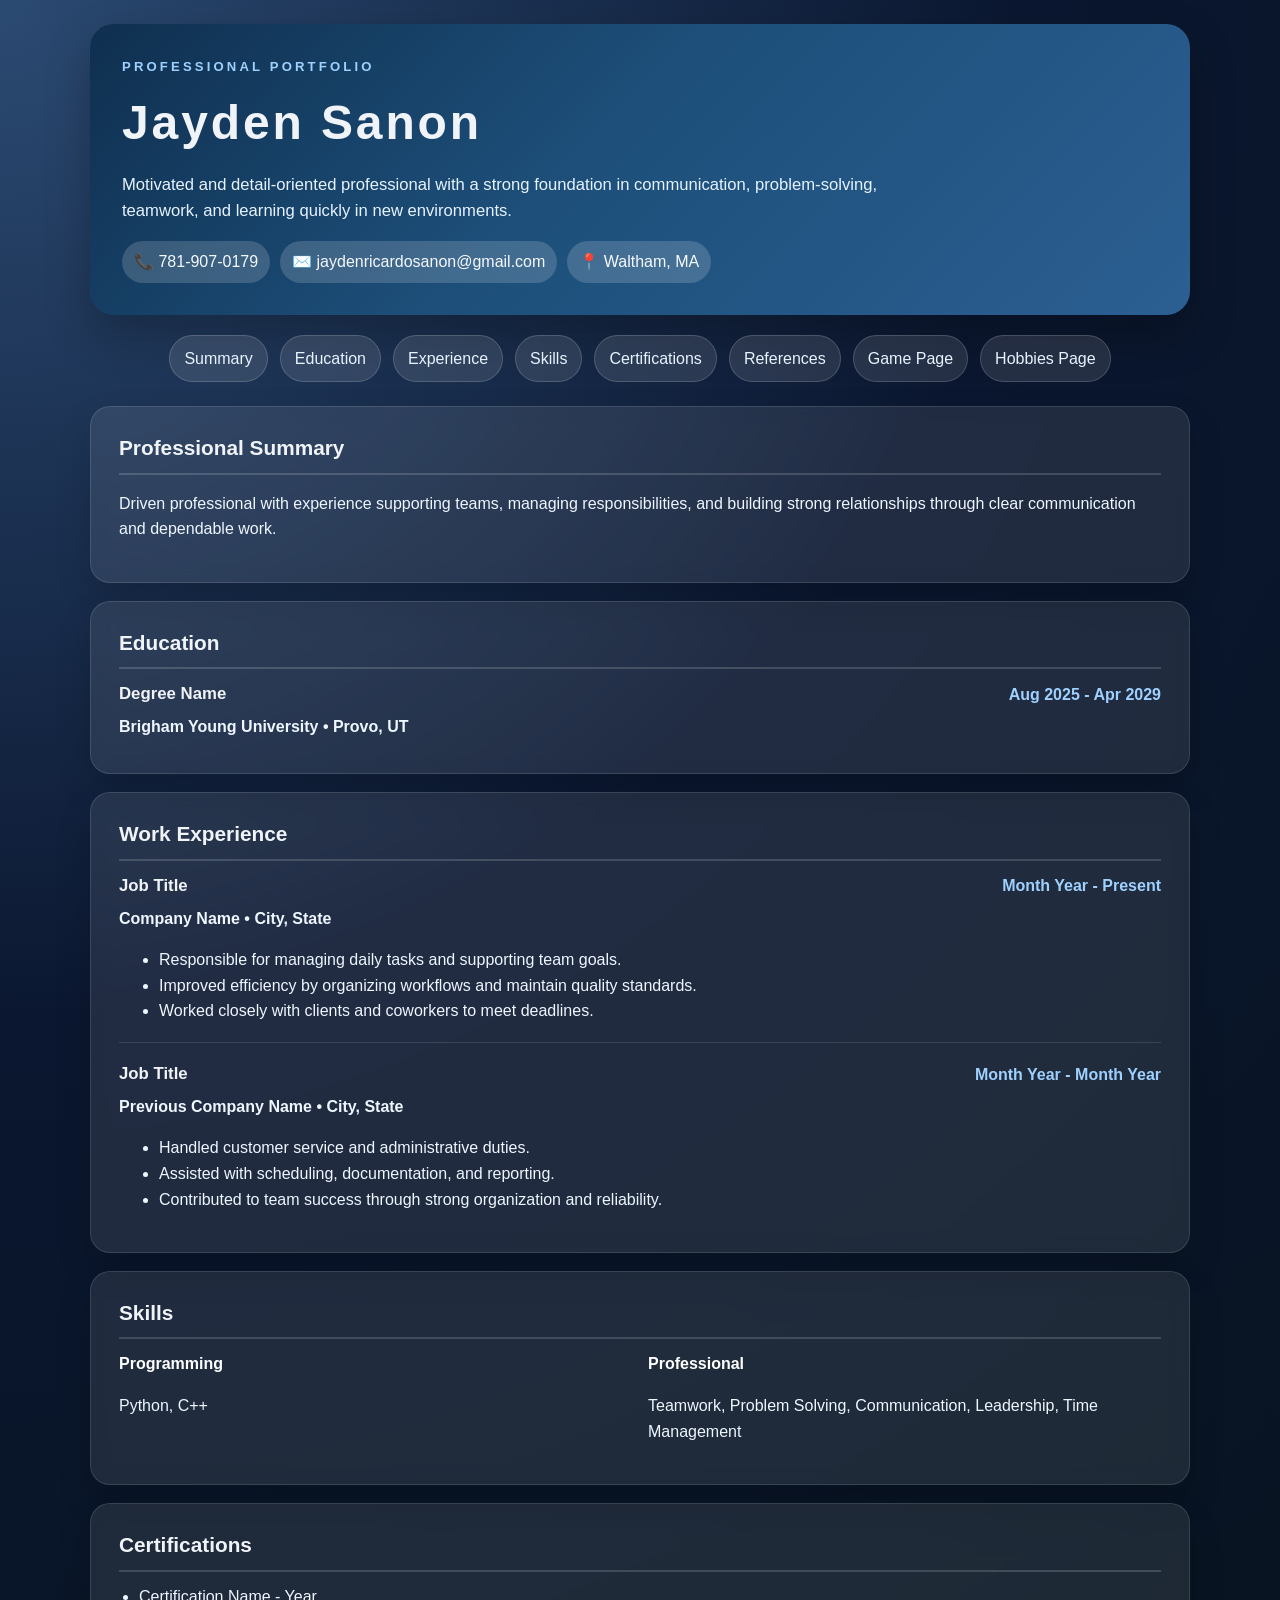
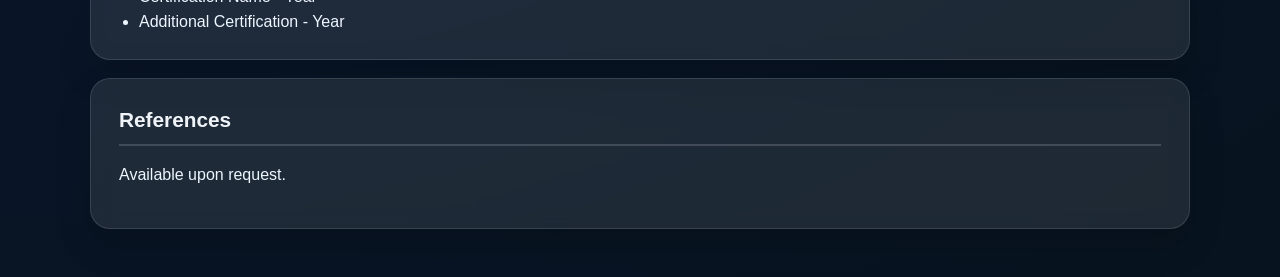
<file: index.html>
<!DOCTYPE html>
<html lang="en">
<head>
  <meta charset="UTF-8">
  <meta name="viewport" content="width=device-width, initial-scale=1.0">
  <title>Jayden Sanon | Resume</title>
  <link rel="stylesheet" href="style.css">
</head>
<body>
  <div class="resume-page">
    <header class="resume-header">
      <div class="resume-header__content">
        <p class="eyebrow">Professional Portfolio</p>
        <h1>Jayden Sanon</h1>
        <p class="resume-intro">
          Motivated and detail-oriented professional with a strong foundation in communication,
          problem-solving, teamwork, and learning quickly in new environments.
        </p>
        <ul class="contact-list">
          <li>📞 781-907-0179</li>
          <li>✉️ jaydenricardosanon@gmail.com</li>
          <li>📍 Waltham, MA</li>
        </ul>
      </div>
    </header>

    <nav class="resume-nav" aria-label="Page sections">
      <a href="#summary">Summary</a>
      <a href="#education">Education</a>
      <a href="#experience">Experience</a>
      <a href="#skills">Skills</a>
      <a href="#certifications">Certifications</a>
      <a href="#references">References</a>
      <a href="game.html" target="_blank" rel="noopener noreferrer">Game Page</a>
      <a href="hobbies.html" target="_blank" rel="noopener noreferrer">Hobbies Page</a>
    </nav>

    <main class="resume-main">
      <section id="summary" class="resume-card">
        <h2>Professional Summary</h2>
        <p>
          Driven professional with experience supporting teams, managing responsibilities,
          and building strong relationships through clear communication and dependable work.
        </p>
      </section>

      <section id="education" class="resume-card">
        <h2>Education</h2>
        <div class="experience-item">
          <div class="experience-title-row">
            <h3>Degree Name</h3>
            <span>Aug 2025 - Apr 2029</span>
          </div>
          <p class="company">Brigham Young University • Provo, UT</p>
        </div>
      </section>

      <section id="experience" class="resume-card">
        <h2>Work Experience</h2>
        <div class="experience-item">
          <div class="experience-title-row">
            <h3>Job Title</h3>
            <span>Month Year - Present</span>
          </div>
          <p class="company">Company Name • City, State</p>
          <ul>
            <li>Responsible for managing daily tasks and supporting team goals.</li>
            <li>Improved efficiency by organizing workflows and maintain quality standards.</li>
            <li>Worked closely with clients and coworkers to meet deadlines.</li>
          </ul>
        </div>

        <div class="experience-item">
          <div class="experience-title-row">
            <h3>Job Title</h3>
            <span>Month Year - Month Year</span>
          </div>
          <p class="company">Previous Company Name • City, State</p>
          <ul>
            <li>Handled customer service and administrative duties.</li>
            <li>Assisted with scheduling, documentation, and reporting.</li>
            <li>Contributed to team success through strong organization and reliability.</li>
          </ul>
        </div>
      </section>

      <section id="skills" class="resume-card">
        <h2>Skills</h2>
        <div class="skills-grid">
          <div class="skill-group">
            <strong>Programming</strong>
            <p>Python, C++</p>
          </div>
          <div class="skill-group">
            <strong>Professional</strong>
            <p>Teamwork, Problem Solving, Communication, Leadership, Time Management</p>
          </div>
        </div>
      </section>

      <section id="certifications" class="resume-card">
        <h2>Certifications</h2>
        <ul class="check-list">
          <li>Certification Name - Year</li>
          <li>Additional Certification - Year</li>
        </ul>
      </section>

      <section id="references" class="resume-card">
        <h2>References</h2>
        <p>Available upon request.</p>
      </section>
    </main>
  </div>
</body>
</html>
</file>
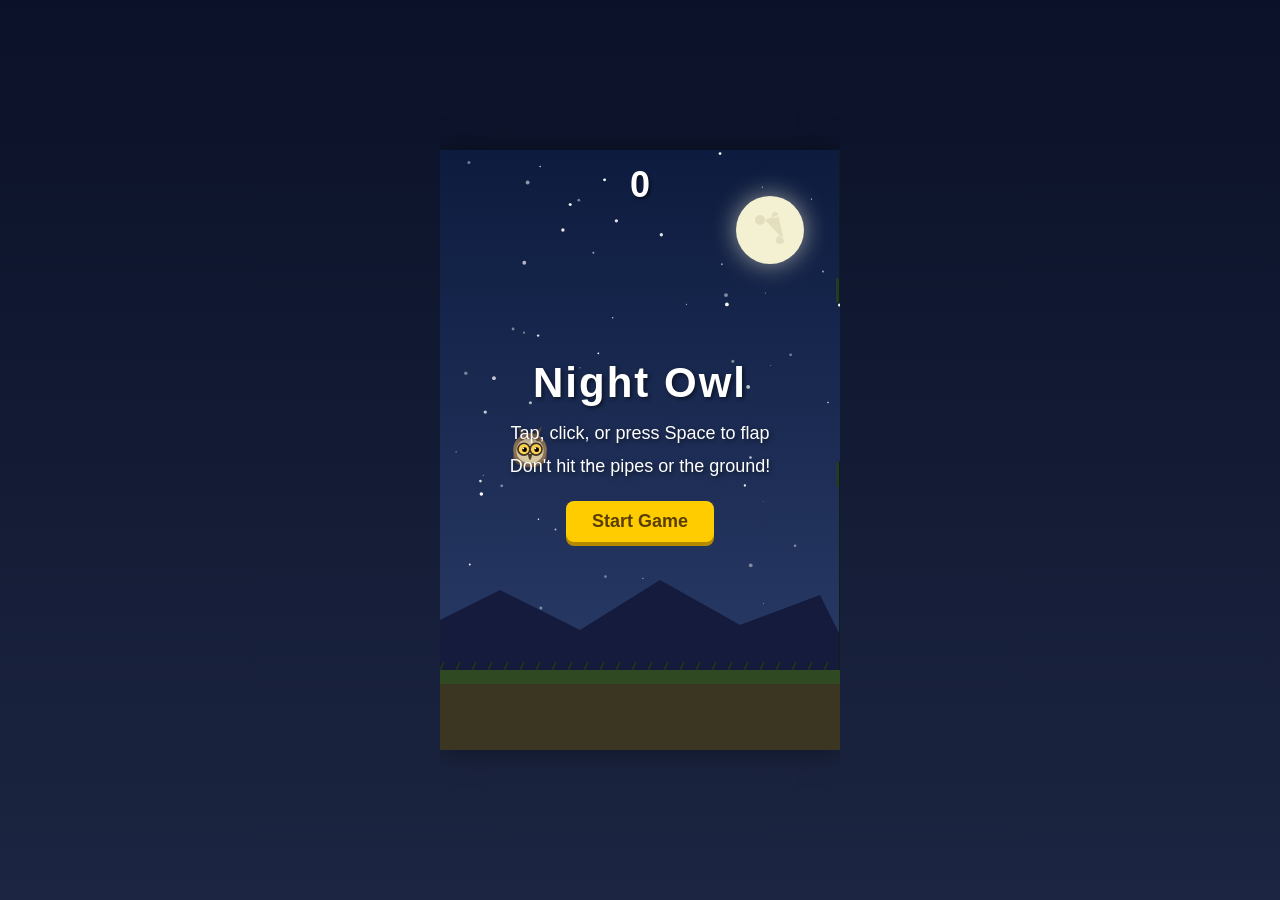
<file: game.html>
<!DOCTYPE html>
<html lang="en">
<head>
<meta charset="UTF-8">
<title>Night Owl</title>
<style>
  html, body {
    margin: 0;
    padding: 0;
    height: 100%;
    overflow: hidden;
    background: linear-gradient(#0a1128, #1c2541);
    font-family: 'Trebuchet MS', Arial, sans-serif;
    display: flex;
    justify-content: center;
    align-items: center;
  }

  #gameContainer {
    position: relative;
    box-shadow: 0 0 30px rgba(0,0,0,0.4);
  }

  canvas {
    display: block;
    background: linear-gradient(#0d1b3e, #2c3e6b);
  }

  #overlay {
    position: absolute;
    top: 0; left: 0;
    width: 100%;
    height: 100%;
    display: flex;
    flex-direction: column;
    justify-content: center;
    align-items: center;
    color: #fff;
    text-shadow: 2px 2px 4px rgba(0,0,0,0.5);
    text-align: center;
    user-select: none;
  }

  #overlay h1 {
    font-size: 42px;
    margin: 0 0 10px 0;
    letter-spacing: 2px;
  }

  #overlay p {
    font-size: 18px;
    margin: 6px 0;
  }

  #overlay button {
    margin-top: 18px;
    padding: 10px 26px;
    font-size: 18px;
    border: none;
    border-radius: 8px;
    background: #ffcc00;
    color: #5a3e00;
    font-weight: bold;
    cursor: pointer;
    box-shadow: 0 4px 0 #b58a00;
    transition: transform 0.05s;
  }

  #overlay button:active {
    transform: translateY(4px);
    box-shadow: 0 0 0 #b58a00;
  }

  #scoreDisplay {
    position: absolute;
    top: 14px;
    left: 0;
    width: 100%;
    text-align: center;
    font-size: 36px;
    color: #fff;
    font-weight: bold;
    text-shadow: 2px 2px 3px rgba(0,0,0,0.5);
    pointer-events: none;
  }

  .hidden { display: none !important; }
</style>
</head>
<body>

<div id="gameContainer">
  <canvas id="game" width="400" height="600"></canvas>
  <div id="scoreDisplay">0</div>
  <div id="overlay">
    <h1>Night Owl</h1>
    <p>Tap, click, or press Space to flap</p>
    <p>Don't hit the pipes or the ground!</p>
    <button id="startBtn">Start Game</button>
  </div>
</div>

<script>
const canvas = document.getElementById('game');
const ctx = canvas.getContext('2d');
const overlay = document.getElementById('overlay');
const startBtn = document.getElementById('startBtn');
const scoreDisplay = document.getElementById('scoreDisplay');

const W = canvas.width;
const H = canvas.height;

// Game constants
const GRAVITY = 0.34;
const FLAP_STRENGTH = -6.8;
const PIPE_WIDTH = 70;
const PIPE_GAP = 160;
const PIPE_SPEED = 2.0;
const PIPE_SPACING = 220;
const GROUND_HEIGHT = 80;

let bird, pipes, frame, score, best, gameState;
best = Number(localStorage.getItem('nightOwlBest') || 0);

function resetGame() {
  bird = {
    x: 90,
    y: H / 2,
    vy: 0,
    radius: 16,
    rotation: 0
  };
  pipes = [];
  frame = 0;
  score = 0;
  gameState = 'ready'; // ready, playing, gameover
  scoreDisplay.textContent = '0';
  spawnInitialPipes();
}

function spawnInitialPipes() {
  for (let i = 0; i < 3; i++) {
    addPipe(W + i * PIPE_SPACING);
  }
}

function addPipe(x) {
  const minTop = 40;
  const maxTop = H - GROUND_HEIGHT - PIPE_GAP - 40;
  const topHeight = Math.random() * (maxTop - minTop) + minTop;
  pipes.push({
    x: x,
    top: topHeight,
    bottom: topHeight + PIPE_GAP,
    passed: false
  });
}

function flap() {
  if (gameState === 'ready') {
    gameState = 'playing';
    overlay.classList.add('hidden');
  }
  if (gameState === 'playing') {
    bird.vy = FLAP_STRENGTH;
  }
  if (gameState === 'gameover') {
    // ignore, restart handled by button
  }
}

function update() {
  if (gameState !== 'playing') return;
  frame++;

  bird.vy += GRAVITY;
  bird.y += bird.vy;
  bird.rotation = Math.max(-0.5, Math.min(1.3, bird.vy / 10));

  // Move pipes
  for (const p of pipes) {
    p.x -= PIPE_SPEED;
  }

  // Recycle pipes
  if (pipes.length && pipes[0].x + PIPE_WIDTH < 0) {
    pipes.shift();
    const lastX = pipes[pipes.length - 1].x;
    addPipe(lastX + PIPE_SPACING);
  }

  // Score
  for (const p of pipes) {
    if (!p.passed && p.x + PIPE_WIDTH < bird.x) {
      p.passed = true;
      score++;
      scoreDisplay.textContent = score;
    }
  }

  // Collisions: ground / ceiling
  if (bird.y + bird.radius >= H - GROUND_HEIGHT || bird.y - bird.radius <= 0) {
    endGame();
    return;
  }

  // Collisions: pipes
  for (const p of pipes) {
    const withinX = bird.x + bird.radius > p.x && bird.x - bird.radius < p.x + PIPE_WIDTH;
    if (withinX) {
      const hitsTop = bird.y - bird.radius < p.top;
      const hitsBottom = bird.y + bird.radius > p.bottom;
      if (hitsTop || hitsBottom) {
        endGame();
        return;
      }
    }
  }
}

function endGame() {
  gameState = 'gameover';
  if (score > best) {
    best = score;
    localStorage.setItem('nightOwlBest', best);
  }
  showOverlay();
}

function showOverlay() {
  overlay.innerHTML = `
    <h1>${gameState === 'gameover' ? 'Game Over' : 'Night Owl'}</h1>
    ${gameState === 'gameover' ? `<p>Score: ${score}</p><p>Best: ${best}</p>` : `<p>Tap, click, or press Space to flap</p><p>Don't hit the pipes or the ground!</p>`}
    <button id="startBtn">${gameState === 'gameover' ? 'Play Again' : 'Start Game'}</button>
  `;
  overlay.classList.remove('hidden');
  document.getElementById('startBtn').addEventListener('click', (e) => {
    e.stopPropagation();
    resetGame();
    gameState = 'playing';
    overlay.classList.add('hidden');
  });
}

const stars = [];
for (let i = 0; i < 60; i++) {
  stars.push({
    x: Math.random() * W,
    y: Math.random() * (H - GROUND_HEIGHT - 40),
    r: Math.random() * 1.6 + 0.4,
    twinkleOffset: Math.random() * Math.PI * 2
  });
}

function drawBackground() {
  // Moon
  ctx.save();
  ctx.fillStyle = '#f4f1d3';
  ctx.shadowColor = 'rgba(244,241,211,0.6)';
  ctx.shadowBlur = 25;
  ctx.beginPath();
  ctx.arc(W - 70, 80, 34, 0, Math.PI * 2);
  ctx.fill();
  ctx.restore();
  // moon craters
  ctx.fillStyle = 'rgba(210,205,170,0.5)';
  ctx.beginPath();
  ctx.arc(W - 80, 70, 5, 0, Math.PI * 2);
  ctx.arc(W - 60, 90, 4, 0, Math.PI * 2);
  ctx.arc(W - 65, 65, 3, 0, Math.PI * 2);
  ctx.fill();

  // Stars
  for (const s of stars) {
    const twinkle = 0.5 + 0.5 * Math.sin(frame * 0.05 + s.twinkleOffset);
    ctx.fillStyle = `rgba(255,255,255,${0.4 + twinkle * 0.6})`;
    ctx.beginPath();
    ctx.arc(s.x, s.y, s.r, 0, Math.PI * 2);
    ctx.fill();
  }

  // Distant silhouette hills
  ctx.fillStyle = '#141b3d';
  ctx.beginPath();
  ctx.moveTo(0, H - GROUND_HEIGHT);
  ctx.lineTo(0, H - GROUND_HEIGHT - 50);
  ctx.lineTo(60, H - GROUND_HEIGHT - 80);
  ctx.lineTo(140, H - GROUND_HEIGHT - 40);
  ctx.lineTo(220, H - GROUND_HEIGHT - 90);
  ctx.lineTo(300, H - GROUND_HEIGHT - 45);
  ctx.lineTo(380, H - GROUND_HEIGHT - 75);
  ctx.lineTo(W, H - GROUND_HEIGHT - 35);
  ctx.lineTo(W, H - GROUND_HEIGHT);
  ctx.closePath();
  ctx.fill();
}

function drawGround() {
  ctx.fillStyle = '#3a3622';
  ctx.fillRect(0, H - GROUND_HEIGHT, W, GROUND_HEIGHT);
  ctx.fillStyle = '#2f4a23';
  ctx.fillRect(0, H - GROUND_HEIGHT, W, 14);
  // simple grass texture lines
  ctx.strokeStyle = '#1f3318';
  ctx.lineWidth = 2;
  for (let x = 0; x < W; x += 16) {
    ctx.beginPath();
    ctx.moveTo(x, H - GROUND_HEIGHT);
    ctx.lineTo(x + 4, H - GROUND_HEIGHT - 8);
    ctx.stroke();
  }
}

function drawPipes() {
  for (const p of pipes) {
    // top pipe
    ctx.fillStyle = '#2e4a36';
    ctx.fillRect(p.x, 0, PIPE_WIDTH, p.top);
    ctx.fillStyle = '#23392a';
    ctx.fillRect(p.x - 4, p.top - 24, PIPE_WIDTH + 8, 24);

    // bottom pipe
    ctx.fillStyle = '#2e4a36';
    ctx.fillRect(p.x, p.bottom, PIPE_WIDTH, H - GROUND_HEIGHT - p.bottom);
    ctx.fillStyle = '#23392a';
    ctx.fillRect(p.x - 4, p.bottom, PIPE_WIDTH + 8, 24);

    // outline
    ctx.strokeStyle = '#0f1f14';
    ctx.lineWidth = 2;
    ctx.strokeRect(p.x, 0, PIPE_WIDTH, p.top);
    ctx.strokeRect(p.x, p.bottom, PIPE_WIDTH, H - GROUND_HEIGHT - p.bottom);
  }
}

function drawBird() {
  ctx.save();
  ctx.translate(bird.x, bird.y);
  ctx.rotate(bird.rotation);

  const r = bird.radius;
  const wingFlap = Math.sin(frame * 0.4) * 4;

  // ear tufts
  ctx.fillStyle = '#5a4a3a';
  ctx.beginPath();
  ctx.moveTo(-r * 0.55, -r * 0.85);
  ctx.lineTo(-r * 0.75, -r * 1.5);
  ctx.lineTo(-r * 0.25, -r * 1.0);
  ctx.closePath();
  ctx.fill();
  ctx.beginPath();
  ctx.moveTo(r * 0.55, -r * 0.85);
  ctx.lineTo(r * 0.75, -r * 1.5);
  ctx.lineTo(r * 0.25, -r * 1.0);
  ctx.closePath();
  ctx.fill();

  // body/neck ruffle behind head
  ctx.fillStyle = '#6b5640';
  ctx.beginPath();
  ctx.ellipse(0, r * 0.4 + wingFlap * 0.3, r * 1.05, r * 0.7, 0, 0, Math.PI * 2);
  ctx.fill();

  // round head/facial disc
  ctx.fillStyle = '#8a7156';
  ctx.beginPath();
  ctx.arc(0, 0, r * 1.05, 0, Math.PI * 2);
  ctx.fill();

  // lighter facial disc (the flat owl face)
  ctx.fillStyle = '#d9c9a3';
  ctx.beginPath();
  ctx.ellipse(0, r * 0.05, r * 0.85, r * 0.8, 0, 0, Math.PI * 2);
  ctx.fill();

  // crown speckles
  ctx.fillStyle = '#6b5640';
  ctx.beginPath();
  ctx.arc(-r * 0.5, -r * 0.7, r * 0.12, 0, Math.PI * 2);
  ctx.arc(r * 0.1, -r * 0.85, r * 0.1, 0, Math.PI * 2);
  ctx.arc(r * 0.5, -r * 0.65, r * 0.12, 0, Math.PI * 2);
  ctx.fill();

  // eye patches (dark rings around big eyes)
  ctx.fillStyle = '#3d3325';
  ctx.beginPath();
  ctx.arc(-r * 0.38, -r * 0.05, r * 0.42, 0, Math.PI * 2);
  ctx.fill();
  ctx.beginPath();
  ctx.arc(r * 0.38, -r * 0.05, r * 0.42, 0, Math.PI * 2);
  ctx.fill();

  // big round eyes
  ctx.fillStyle = '#ffd34d';
  ctx.beginPath();
  ctx.arc(-r * 0.38, -r * 0.05, r * 0.32, 0, Math.PI * 2);
  ctx.fill();
  ctx.beginPath();
  ctx.arc(r * 0.38, -r * 0.05, r * 0.32, 0, Math.PI * 2);
  ctx.fill();

  // pupils
  ctx.fillStyle = '#000';
  ctx.beginPath();
  ctx.arc(-r * 0.34, -r * 0.02, r * 0.15, 0, Math.PI * 2);
  ctx.fill();
  ctx.beginPath();
  ctx.arc(r * 0.42, -r * 0.02, r * 0.15, 0, Math.PI * 2);
  ctx.fill();

  // eye shine
  ctx.fillStyle = '#fff';
  ctx.beginPath();
  ctx.arc(-r * 0.42, -r * 0.1, r * 0.05, 0, Math.PI * 2);
  ctx.arc(r * 0.34, -r * 0.1, r * 0.05, 0, Math.PI * 2);
  ctx.fill();

  // small curved beak
  ctx.fillStyle = '#4a3a2a';
  ctx.beginPath();
  ctx.moveTo(-r * 0.13, r * 0.25);
  ctx.lineTo(r * 0.13, r * 0.25);
  ctx.quadraticCurveTo(r * 0.1, r * 0.55, 0, r * 0.62);
  ctx.quadraticCurveTo(-r * 0.1, r * 0.55, -r * 0.13, r * 0.25);
  ctx.closePath();
  ctx.fill();

  ctx.restore();
}

function draw() {
  ctx.clearRect(0, 0, W, H);
  drawBackground();
  drawPipes();
  drawGround();
  drawBird();
}

function loop() {
  update();
  draw();
  requestAnimationFrame(loop);
}

// Input handling
window.addEventListener('keydown', (e) => {
  if (e.code === 'Space') {
    e.preventDefault();
    flap();
  }
});
canvas.addEventListener('mousedown', flap);
canvas.addEventListener('touchstart', (e) => {
  e.preventDefault();
  flap();
}, { passive: false });

startBtn.addEventListener('click', () => {
  resetGame();
  gameState = 'playing';
  overlay.classList.add('hidden');
});

resetGame();
loop();
</script>
</body>
</html>
</file>
<file: style.css>
/* Custom stylesheet for hobbies.html */

body {
  margin: 0;
  font-family: 'Segoe UI', Tahoma, Geneva, Verdana, sans-serif;
  background: radial-gradient(circle at top left, #2b4a72 0%, #0b1730 45%, #07131e 100%);
  color: #f0f4f8;
  line-height: 1.6;
}

.site-header {
  padding: 32px 18px;
  background: rgba(5, 16, 33, 0.85);
  box-shadow: inset 0 -1px 0 rgba(255,255,255,0.08);
}

.header-inner {
  max-width: 1080px;
  margin: 0 auto;
  text-align: center;
}

h1 {
  margin: 0;
  font-size: 2.4rem;
  letter-spacing: 0.06em;
}

.tagline {
  margin: 8px auto 22px;
  max-width: 760px;
  color: #c5d7e1;
}

.main-nav {
  display: flex;
  flex-wrap: wrap;
  justify-content: center;
  gap: 12px;
}

.main-nav a {
  color: #f0f4f8;
  text-decoration: none;
  padding: 10px 16px;
  border: 1px solid rgba(255,255,255,0.18);
  border-radius: 999px;
  transition: transform 0.2s ease, background 0.2s ease;
}

.main-nav a:hover {
  background: rgba(255,255,255,0.12);
  transform: translateY(-2px);
}

.hero {
  padding: 48px 18px;
  background-image: url('https://images.unsplash.com/photo-1508609349937-5ec4ae374ebf?fm=jpg&q=70&w=1300&auto=format&fit=crop');
  background-size: cover;
  background-position: center;
  background-blend-mode: multiply;
  background-color: rgba(3, 25, 43, 0.75);
}

.hero-text {
  max-width: 920px;
  margin: 0 auto;
  color: #f5f8fb;
  text-align: center;
}

.hero-text h2 {
  margin: 0 0 14px;
  font-size: 2.2rem;
}

.hero-text p {
  margin: 0;
  font-size: 1.05rem;
}

.content-block {
  max-width: 1080px;
  margin: 28px auto;
  padding: 28px;
  background: rgba(255, 255, 255, 0.08);
  border: 1px solid rgba(255,255,255,0.08);
  border-radius: 22px;
  backdrop-filter: blur(10px);
}

.story-block,
.path-block,
.gallery-block,
.video-block,
.dataviz-block {
  border-top: 4px solid rgba(255,255,255,0.14);
}

.text-column,
.image-column {
  display: block;
}

.image-column img {
  width: 100%;
  border-radius: 16px;
  display: block;
  margin-top: 18px;
}

.caption {
  color: #d2e1ee;
  font-size: 0.95rem;
  margin-top: 10px;
}

.steps-list {
  padding-left: 24px;
}

.steps-list li {
  margin: 16px 0;
}

.steps-list ul {
  margin: 10px 0 0 20px;
  list-style-type: disc;
}

.gallery-grid {
  display: grid;
  gap: 18px;
  grid-template-columns: repeat(auto-fit, minmax(260px, 1fr));
}

.gallery-item img {
  width: 100%;
  display: block;
  border-radius: 16px;
}

.video-wrapper,
.tableau-wrapper {
  margin-top: 20px;
  border-radius: 18px;
  overflow: hidden;
  box-shadow: 0 30px 90px rgba(0,0,0,0.25);
}

iframe {
  width: 100%;
  min-height: 360px;
}

.site-footer {
  max-width: 1080px;
  margin: 0 auto 40px;
  padding: 24px;
  text-align: center;
  color: #e7f1fb;
}

.back-link {
  color: #a8d8ff;
  text-decoration: none;
}

.back-link:hover {
  text-decoration: underline;
}

.resume-page {
  max-width: 1100px;
  margin: 0 auto;
  padding: 24px 20px 48px;
}

.resume-header {
  background: linear-gradient(135deg, #0f2f4f 0%, #1d4f7a 45%, #2c5f92 100%);
  border-radius: 24px;
  padding: 32px;
  box-shadow: 0 20px 45px rgba(0, 0, 0, 0.25);
}

.resume-header__content h1 {
  margin-bottom: 10px;
  font-size: clamp(2rem, 4vw, 3rem);
}

.eyebrow {
  margin: 0 0 8px;
  font-size: 0.82rem;
  font-weight: 700;
  letter-spacing: 0.24em;
  text-transform: uppercase;
  color: #9fd1ff;
}

.resume-intro {
  max-width: 760px;
  margin: 0 0 16px;
  color: #e6f3ff;
  font-size: 1.04rem;
}

.contact-list {
  display: flex;
  flex-wrap: wrap;
  gap: 10px;
  list-style: none;
  padding: 0;
  margin: 0;
}

.contact-list li {
  padding: 8px 12px;
  border-radius: 999px;
  background: rgba(255, 255, 255, 0.16);
  color: #f5f9ff;
}

.resume-nav {
  display: flex;
  flex-wrap: wrap;
  justify-content: center;
  gap: 12px;
  margin: 20px 0 24px;
}

.resume-nav a {
  text-decoration: none;
  color: #e7f3ff;
  padding: 10px 14px;
  border-radius: 999px;
  background: rgba(255, 255, 255, 0.11);
  border: 1px solid rgba(255, 255, 255, 0.16);
  transition: background 0.2s ease, transform 0.2s ease;
}

.resume-nav a:hover {
  background: rgba(255, 255, 255, 0.2);
  transform: translateY(-2px);
}

.resume-main {
  display: grid;
  gap: 18px;
}

.resume-card {
  padding: 24px 28px;
  border-radius: 20px;
  background: rgba(255, 255, 255, 0.09);
  border: 1px solid rgba(255, 255, 255, 0.12);
  box-shadow: 0 16px 35px rgba(0, 0, 0, 0.16);
  backdrop-filter: blur(8px);
}

.resume-card h2 {
  margin-top: 0;
  margin-bottom: 12px;
  padding-bottom: 8px;
  border-bottom: 2px solid rgba(255, 255, 255, 0.16);
  font-size: 1.3rem;
}

.resume-card p,
.resume-card li {
  color: #eef6ff;
}

.experience-item + .experience-item {
  margin-top: 18px;
  padding-top: 18px;
  border-top: 1px solid rgba(255, 255, 255, 0.12);
}

.experience-title-row {
  display: flex;
  justify-content: space-between;
  align-items: center;
  gap: 12px;
  flex-wrap: wrap;
}

.experience-title-row h3 {
  margin: 0;
  font-size: 1.05rem;
}

.experience-title-row span {
  color: #9fd1ff;
  font-weight: 600;
}

.company {
  margin: 6px 0 10px;
  font-weight: 600;
  color: #9fd1ff;
}

.skills-grid {
  display: grid;
  gap: 16px;
  grid-template-columns: repeat(auto-fit, minmax(220px, 1fr));
}

.skill-group strong {
  display: block;
  margin-bottom: 6px;
  color: #ffffff;
}

.check-list {
  padding-left: 20px;
  margin: 0;
}

@media (max-width: 640px) {
  .resume-page {
    padding: 16px 12px 32px;
  }

  .resume-header {
    padding: 24px 20px;
  }

  .contact-list {
    flex-direction: column;
  }

  .resume-card {
    padding: 20px;
  }
}

@media (min-width: 860px) {
  .story-block,
  .path-block,
  .gallery-block {
    display: grid;
    grid-template-columns: 1.35fr 1fr;
    gap: 28px;
  }

  .hero-text h2 {
    font-size: 2.8rem;
  }
}
</file>
